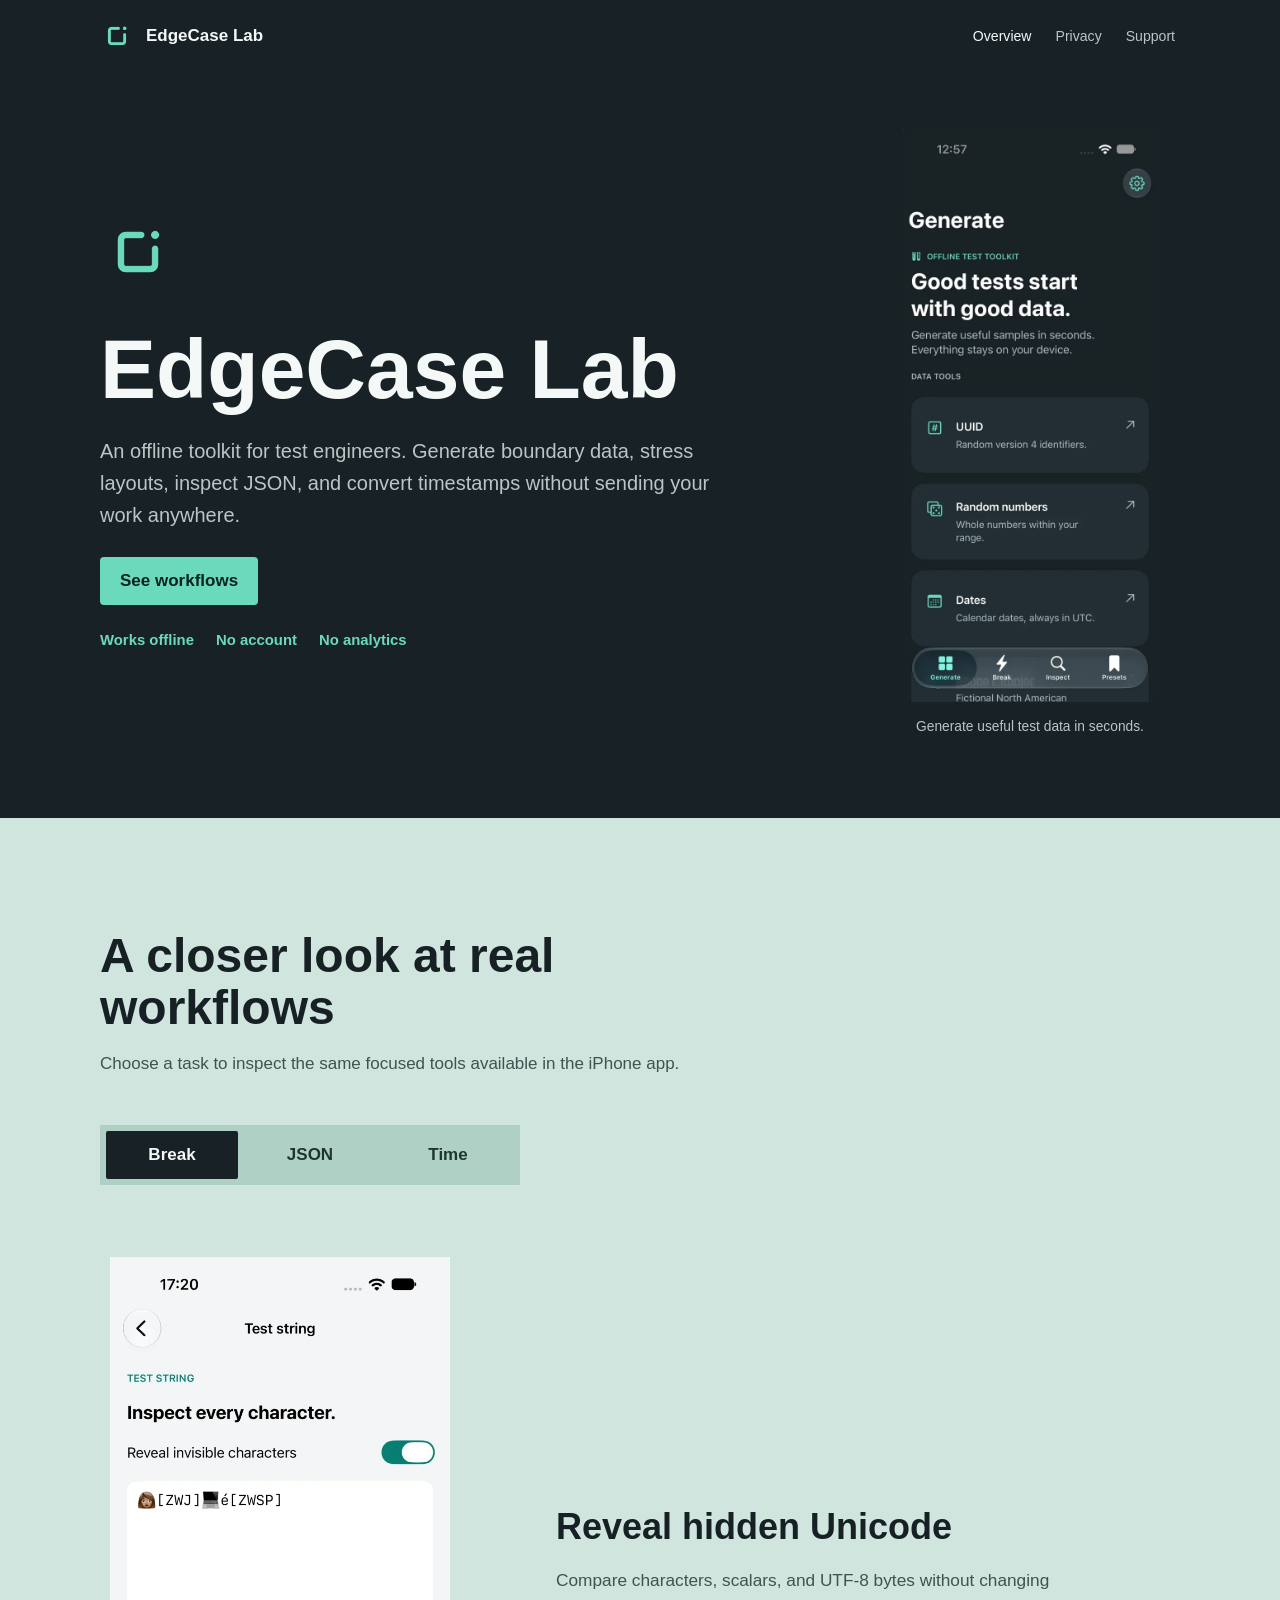
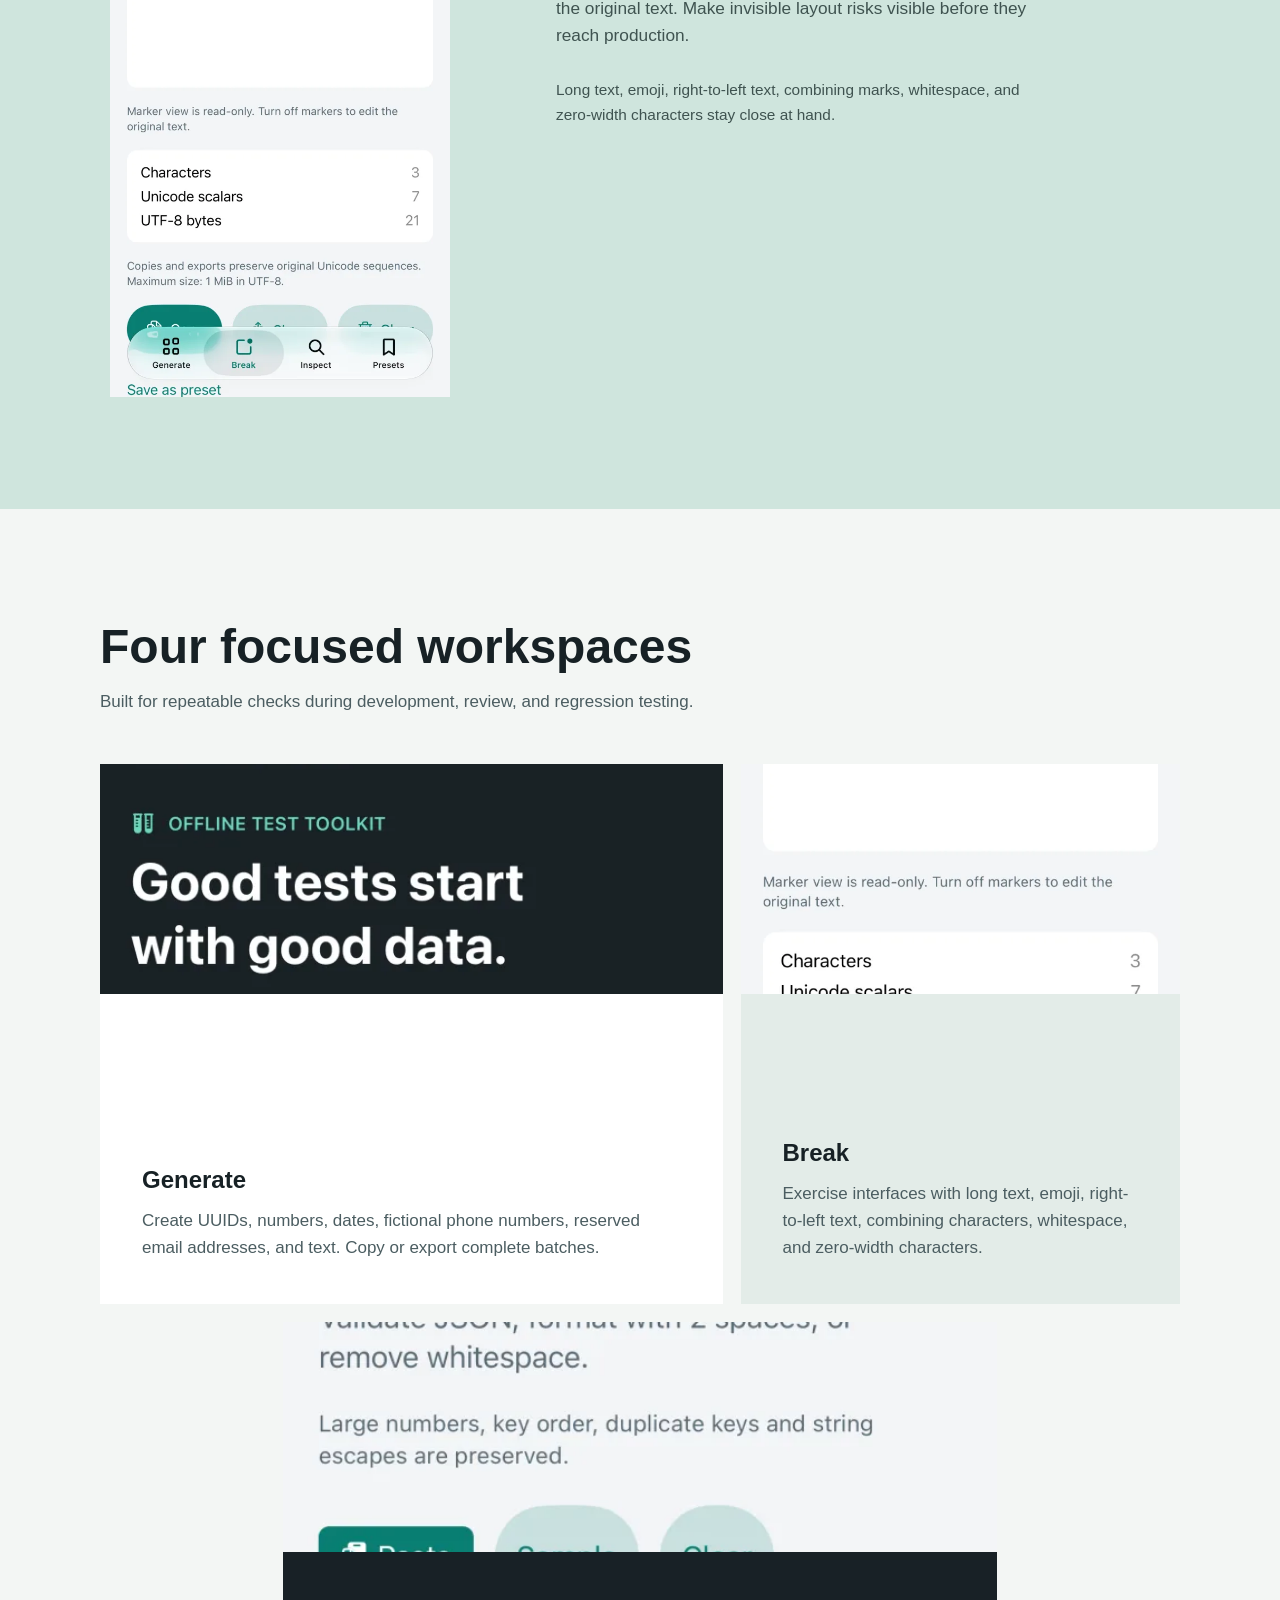
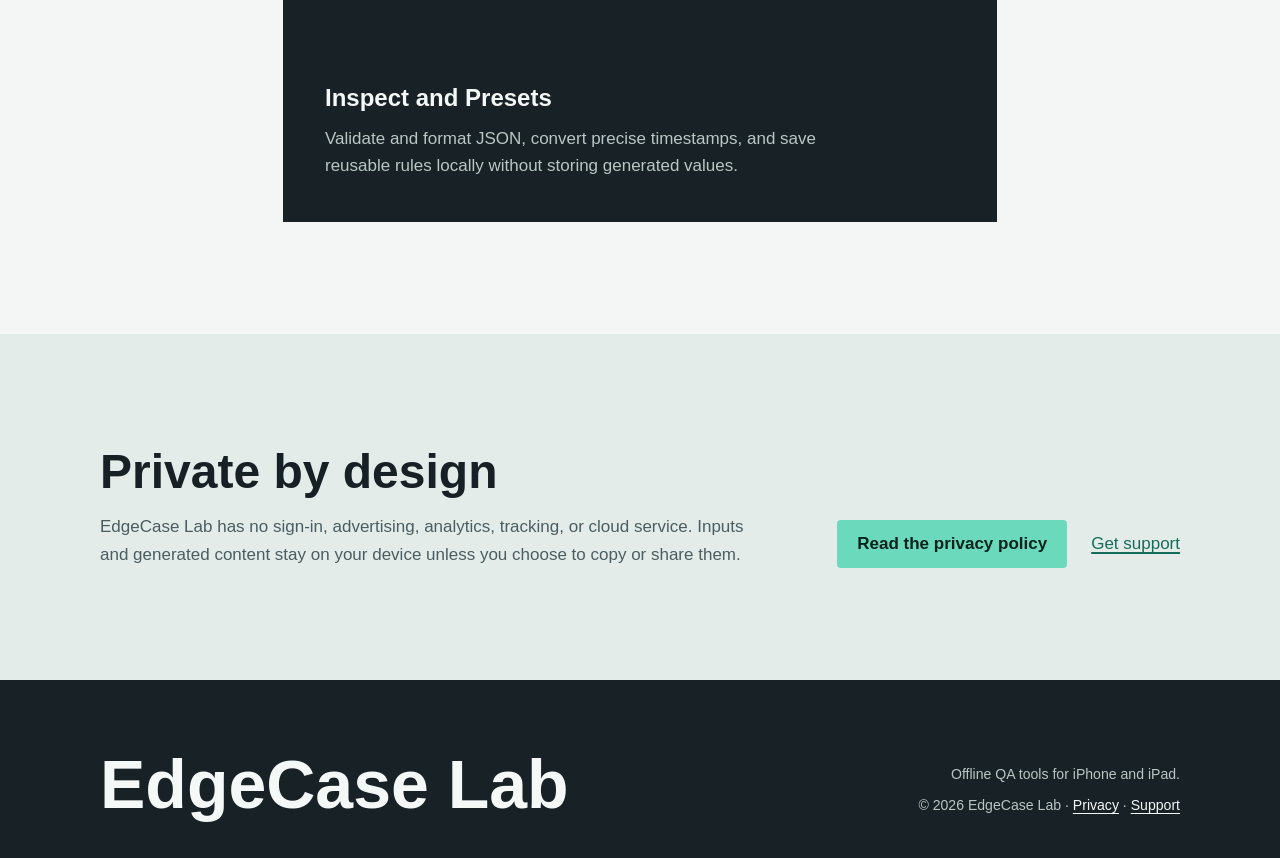
<file: index.html>
<!doctype html>
<html lang="en">
<head>
  <meta charset="utf-8">
  <meta name="viewport" content="width=device-width, initial-scale=1">
  <meta name="description" content="EdgeCase Lab is an offline QA toolkit for generating test data, breaking layouts, inspecting JSON, and converting timestamps on iPhone and iPad.">
  <meta name="theme-color" content="#182126">
  <title>EdgeCase Lab — Offline QA toolkit</title>
  <link rel="icon" href="assets/app-icon.png">
  <link rel="stylesheet" href="styles.css">
  <script src="site.js" defer></script>
</head>
<body>
  <a class="skip-link" href="#main-content">Skip to content</a>
  <header class="site-header">
    <div class="header-inner">
      <a class="brand" href="./" aria-current="page"><img src="assets/app-icon.png" alt=""><span>EdgeCase Lab</span></a>
      <nav class="site-nav" aria-label="Primary navigation">
        <a href="./" aria-current="page">Overview</a>
        <a href="privacy/">Privacy</a>
        <a href="support/">Support</a>
      </nav>
    </div>
  </header>
  <main id="main-content">
    <section class="hero">
      <div class="hero-inner">
        <div class="hero-copy">
          <img class="product-mark" src="assets/app-icon.png" alt="EdgeCase Lab app icon" data-reveal>
          <h1 data-reveal>EdgeCase Lab</h1>
          <p class="hero-lead" data-reveal>An offline toolkit for test engineers. Generate boundary data, stress layouts, inspect JSON, and convert timestamps without sending your work anywhere.</p>
          <a class="primary-link hero-action" href="#workflows" data-reveal>See workflows</a>
          <ul class="quiet-proof" aria-label="Product qualities" data-reveal><li>Works offline</li><li>No account</li><li>No analytics</li></ul>
        </div>
        <figure class="hero-device" data-reveal>
          <img src="assets/screenshots/generate-home.webp" width="640" height="1392" alt="EdgeCase Lab Generate workspace showing offline test data tools" fetchpriority="high" decoding="async">
          <figcaption>Generate useful test data in seconds.</figcaption>
        </figure>
      </div>
    </section>
    <section class="content-band workflow-band" id="workflows" aria-labelledby="workflow-heading">
      <div class="content-inner">
        <div class="section-heading" data-reveal><h2 id="workflow-heading">A closer look at real workflows</h2><p>Choose a task to inspect the same focused tools available in the iPhone app.</p></div>
        <div class="workflow-tabs" role="tablist" aria-label="Workflows" data-reveal>
          <button id="workflow-tab-break" role="tab" type="button" aria-selected="true" aria-controls="workflow-panel-break">Break</button>
          <button id="workflow-tab-json" role="tab" type="button" aria-selected="false" aria-controls="workflow-panel-json">JSON</button>
          <button id="workflow-tab-time" role="tab" type="button" aria-selected="false" aria-controls="workflow-panel-time">Time</button>
        </div>
        <div class="workflow-panels">
          <article class="workflow-panel" id="workflow-panel-break" role="tabpanel" aria-labelledby="workflow-tab-break" tabindex="0" data-reveal>
            <figure><img src="assets/screenshots/break-unicode.webp" width="640" height="1392" alt="Break workspace revealing zero-width and joined Unicode characters" loading="lazy" decoding="async"></figure>
            <div class="workflow-copy"><h3>Reveal hidden Unicode</h3><p>Compare characters, scalars, and UTF-8 bytes without changing the original text. Make invisible layout risks visible before they reach production.</p><p class="workflow-detail">Long text, emoji, right-to-left text, combining marks, whitespace, and zero-width characters stay close at hand.</p></div>
          </article>
          <article class="workflow-panel" id="workflow-panel-json" role="tabpanel" aria-labelledby="workflow-tab-json" tabindex="0" data-reveal>
            <figure><img src="assets/screenshots/inspect-json.webp" width="640" height="1392" alt="JSON Inspector formatting a document while preserving a large integer" loading="lazy" decoding="async"></figure>
            <div class="workflow-copy"><h3>Inspect JSON safely</h3><p>Validate and format structured data while preserving large numbers and key order. Catch malformed payloads without sending them to a remote service.</p><p class="workflow-detail">Readable diagnostics and local processing make production-shaped examples safer to examine.</p></div>
          </article>
          <article class="workflow-panel" id="workflow-panel-time" role="tabpanel" aria-labelledby="workflow-tab-time" tabindex="0" data-reveal>
            <figure><img src="assets/screenshots/time-converter.webp" width="640" height="1392" alt="Time Converter converting a negative Unix millisecond value" loading="lazy" decoding="async"></figure>
            <div class="workflow-copy"><h3>Convert precise timestamps</h3><p>Move between Unix time, ISO 8601, UTC, and local time without guessing units. Negative and millisecond values remain explicit.</p><p class="workflow-detail">Useful conversions stay visible together so boundary dates are easier to verify.</p></div>
          </article>
        </div>
      </div>
    </section>
    <section class="content-band toolkit-band" aria-labelledby="toolkit-heading">
      <div class="content-inner">
        <div class="section-heading" data-reveal><h2 id="toolkit-heading">Four focused workspaces</h2><p>Built for repeatable checks during development, review, and regression testing.</p></div>
        <div class="feature-grid">
          <article class="feature feature-generate"><figure data-ui data-reveal><img src="assets/screenshots/generate-home.webp" width="640" height="1392" alt="Generate workspace with local test data tools" loading="lazy" decoding="async"></figure><div class="feature-copy" data-reveal><h3>Generate</h3><p>Create UUIDs, numbers, dates, fictional phone numbers, reserved email addresses, and text. Copy or export complete batches.</p></div></article>
          <article class="feature feature-break"><figure data-ui data-reveal><img src="assets/screenshots/break-unicode.webp" width="640" height="1392" alt="Break workspace with Unicode inspection tools" loading="lazy" decoding="async"></figure><div class="feature-copy" data-reveal><h3>Break</h3><p>Exercise interfaces with long text, emoji, right-to-left text, combining characters, whitespace, and zero-width characters.</p></div></article>
          <article class="feature feature-inspect"><figure data-ui data-reveal><img src="assets/screenshots/inspect-json.webp" width="640" height="1392" alt="Inspect workspace formatting a JSON document" loading="lazy" decoding="async"></figure><div class="feature-copy" data-reveal><h3>Inspect and Presets</h3><p>Validate and format JSON, convert precise timestamps, and save reusable rules locally without storing generated values.</p></div></article>
        </div>
      </div>
    </section>
    <section class="content-band privacy-band" aria-labelledby="privacy-heading">
      <div class="content-inner">
        <div class="privacy-statement" data-reveal><h2 id="privacy-heading">Private by design</h2><p>EdgeCase Lab has no sign-in, advertising, analytics, tracking, or cloud service. Inputs and generated content stay on your device unless you choose to copy or share them.</p></div>
        <div class="link-row" data-reveal><a class="primary-link" href="privacy/">Read the privacy policy</a><a href="support/">Get support</a></div>
      </div>
    </section>
  </main>
  <footer class="site-footer"><div class="footer-inner"><p class="footer-brand">EdgeCase Lab</p><div class="footer-meta"><p>Offline QA tools for iPhone and iPad.</p><p>© 2026 EdgeCase Lab · <a href="privacy/">Privacy</a> · <a href="support/">Support</a></p></div></div></footer>
</body>
</html>
</file>
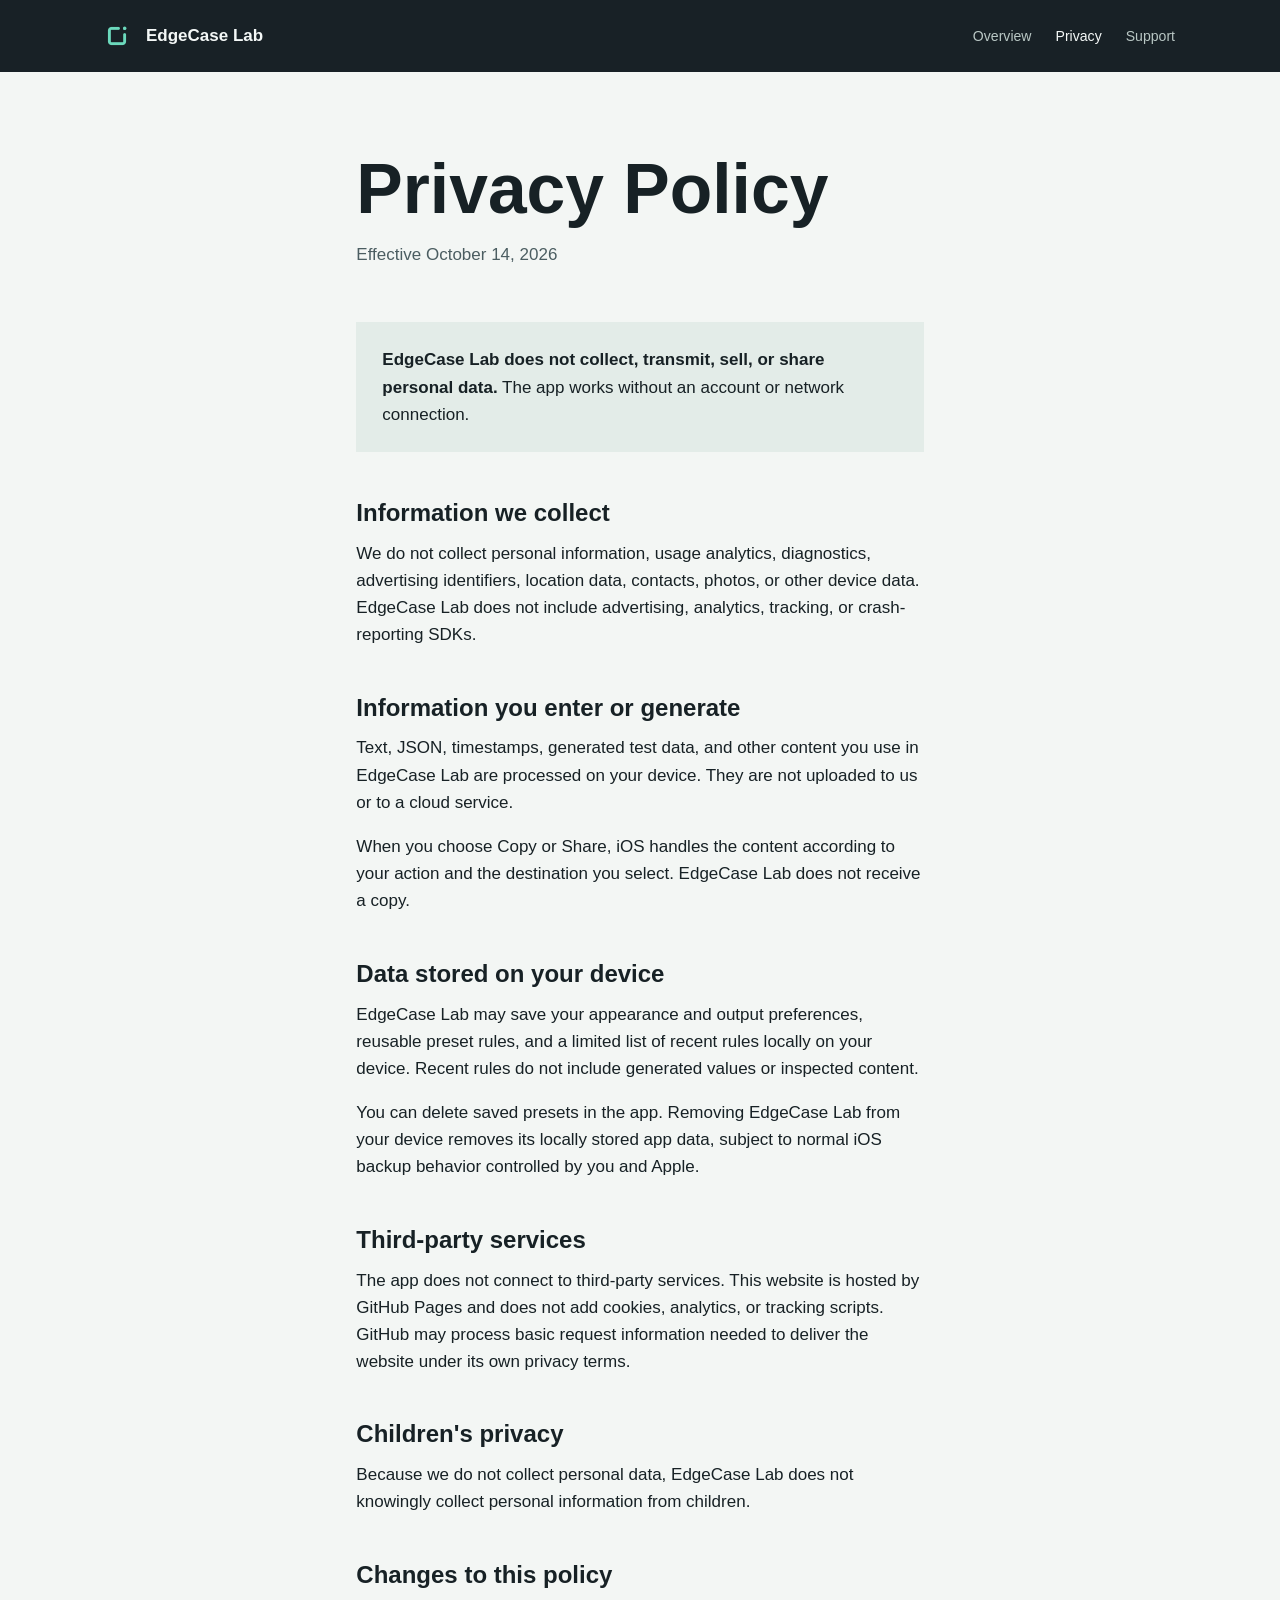
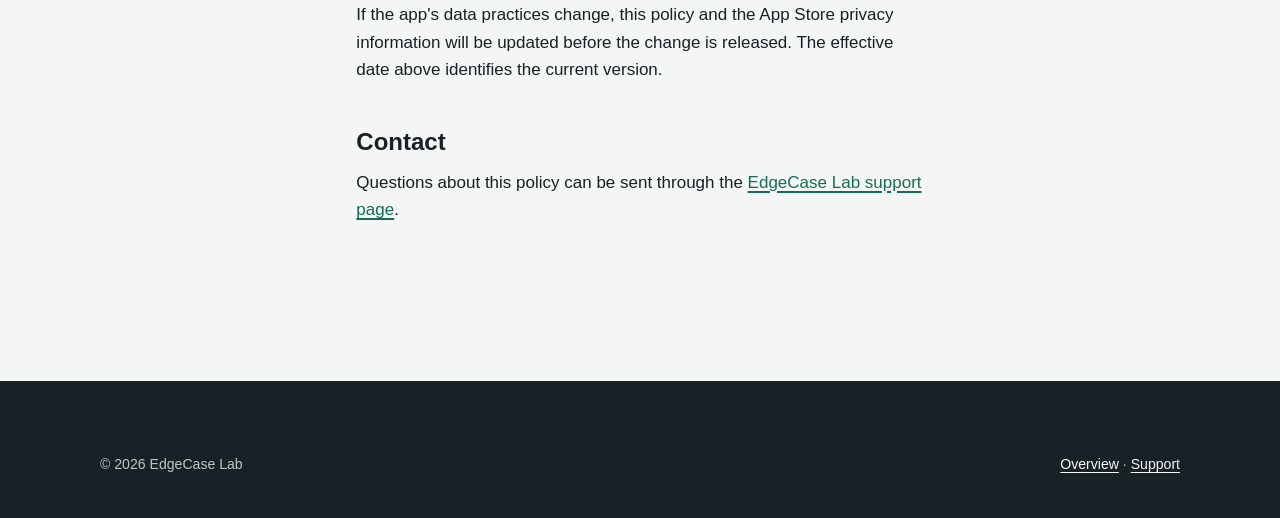
<file: privacy/index.html>
<!doctype html>
<html lang="en">
<head>
  <meta charset="utf-8">
  <meta name="viewport" content="width=device-width, initial-scale=1">
  <meta name="description" content="Privacy policy for EdgeCase Lab.">
  <meta name="theme-color" content="#182126">
  <title>Privacy Policy — EdgeCase Lab</title>
  <link rel="icon" href="../assets/app-icon.png">
  <link rel="stylesheet" href="../styles.css">
  <script src="../site.js" defer></script>
</head>
<body>
  <a class="skip-link" href="#main-content">Skip to content</a>
  <header class="site-header">
    <div class="header-inner">
      <a class="brand" href="../"><img src="../assets/app-icon.png" alt=""><span>EdgeCase Lab</span></a>
      <nav class="site-nav" aria-label="Primary navigation">
        <a href="../">Overview</a>
        <a href="./" aria-current="page">Privacy</a>
        <a href="../support/">Support</a>
      </nav>
    </div>
  </header>
  <main class="document-main" id="main-content">
    <article class="document">
      <header class="document-header"><h1>Privacy Policy</h1><p class="document-meta">Effective October 14, 2026</p></header>
      <div class="notice"><p><strong>EdgeCase Lab does not collect, transmit, sell, or share personal data.</strong> The app works without an account or network connection.</p></div>
      <section>
        <h2>Information we collect</h2>
        <p>We do not collect personal information, usage analytics, diagnostics, advertising identifiers, location data, contacts, photos, or other device data. EdgeCase Lab does not include advertising, analytics, tracking, or crash-reporting SDKs.</p>
      </section>
      <section>
        <h2>Information you enter or generate</h2>
        <p>Text, JSON, timestamps, generated test data, and other content you use in EdgeCase Lab are processed on your device. They are not uploaded to us or to a cloud service.</p>
        <p>When you choose Copy or Share, iOS handles the content according to your action and the destination you select. EdgeCase Lab does not receive a copy.</p>
      </section>
      <section>
        <h2>Data stored on your device</h2>
        <p>EdgeCase Lab may save your appearance and output preferences, reusable preset rules, and a limited list of recent rules locally on your device. Recent rules do not include generated values or inspected content.</p>
        <p>You can delete saved presets in the app. Removing EdgeCase Lab from your device removes its locally stored app data, subject to normal iOS backup behavior controlled by you and Apple.</p>
      </section>
      <section>
        <h2>Third-party services</h2>
        <p>The app does not connect to third-party services. This website is hosted by GitHub Pages and does not add cookies, analytics, or tracking scripts. GitHub may process basic request information needed to deliver the website under its own privacy terms.</p>
      </section>
      <section>
        <h2>Children's privacy</h2>
        <p>Because we do not collect personal data, EdgeCase Lab does not knowingly collect personal information from children.</p>
      </section>
      <section>
        <h2>Changes to this policy</h2>
        <p>If the app's data practices change, this policy and the App Store privacy information will be updated before the change is released. The effective date above identifies the current version.</p>
      </section>
      <section>
        <h2>Contact</h2>
        <p>Questions about this policy can be sent through the <a href="../support/">EdgeCase Lab support page</a>.</p>
      </section>
    </article>
  </main>
  <footer class="site-footer"><div class="footer-inner"><p>© 2026 EdgeCase Lab</p><p><a href="../">Overview</a> · <a href="../support/">Support</a></p></div></footer>
</body>
</html>
</file>
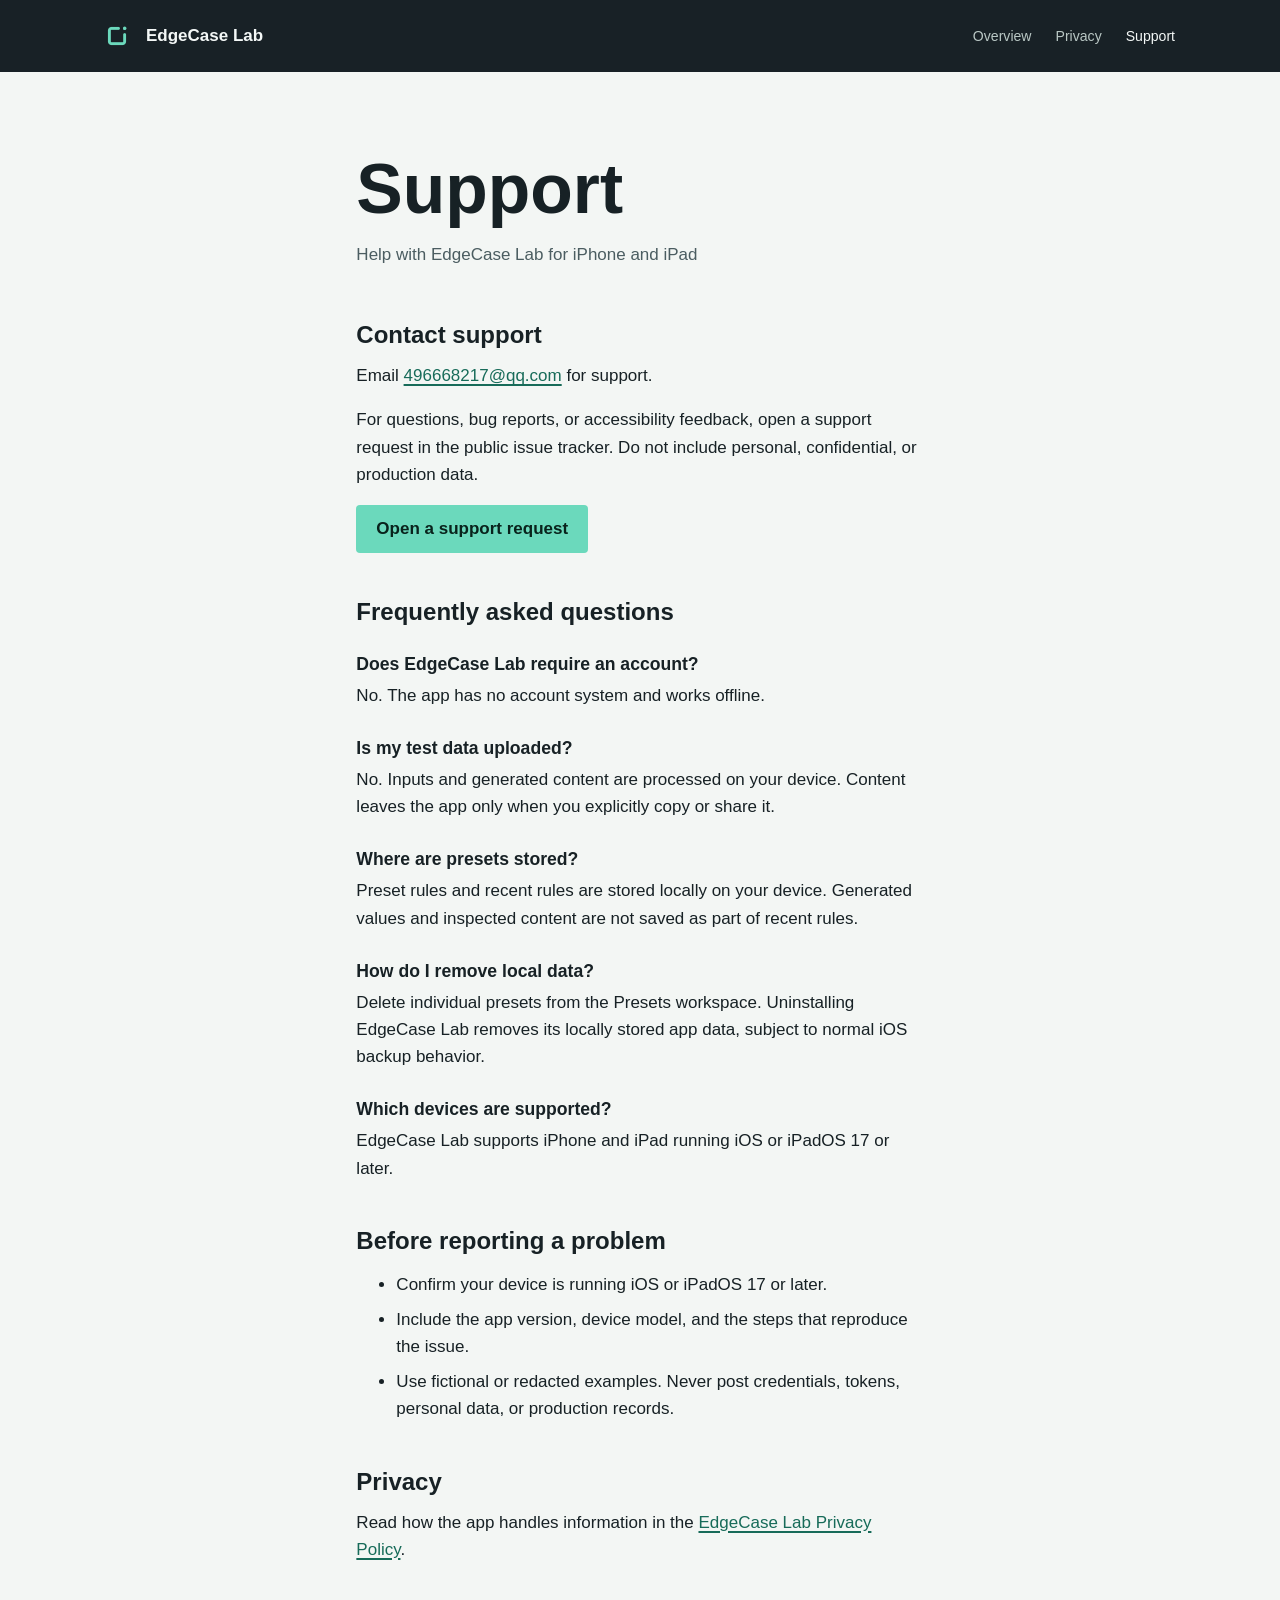
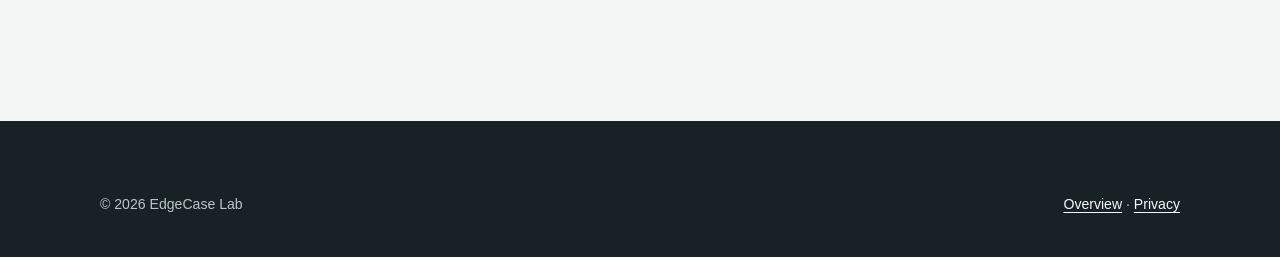
<file: support/index.html>
<!doctype html>
<html lang="en">
<head>
  <meta charset="utf-8">
  <meta name="viewport" content="width=device-width, initial-scale=1">
  <meta name="description" content="Support and frequently asked questions for EdgeCase Lab.">
  <meta name="theme-color" content="#182126">
  <title>Support — EdgeCase Lab</title>
  <link rel="icon" href="../assets/app-icon.png">
  <link rel="stylesheet" href="../styles.css">
  <script src="../site.js" defer></script>
</head>
<body>
  <a class="skip-link" href="#main-content">Skip to content</a>
  <header class="site-header">
    <div class="header-inner">
      <a class="brand" href="../"><img src="../assets/app-icon.png" alt=""><span>EdgeCase Lab</span></a>
      <nav class="site-nav" aria-label="Primary navigation">
        <a href="../">Overview</a>
        <a href="../privacy/">Privacy</a>
        <a href="./" aria-current="page">Support</a>
      </nav>
    </div>
  </header>
  <main class="document-main" id="main-content">
    <article class="document">
      <header class="document-header"><h1>Support</h1><p class="document-meta">Help with EdgeCase Lab for iPhone and iPad</p></header>
      <section>
        <h2>Contact support</h2>
        <p>Email <a href="mailto:496668217@qq.com">496668217@qq.com</a> for support.</p>
        <p>For questions, bug reports, or accessibility feedback, open a support request in the public issue tracker. Do not include personal, confidential, or production data.</p>
        <p><a class="primary-link" href="https://github.com/KahnLi-lyc/edgecase-lab-site/issues/new">Open a support request</a></p>
      </section>
      <section>
        <h2>Frequently asked questions</h2>
        <h3>Does EdgeCase Lab require an account?</h3>
        <p>No. The app has no account system and works offline.</p>
        <h3>Is my test data uploaded?</h3>
        <p>No. Inputs and generated content are processed on your device. Content leaves the app only when you explicitly copy or share it.</p>
        <h3>Where are presets stored?</h3>
        <p>Preset rules and recent rules are stored locally on your device. Generated values and inspected content are not saved as part of recent rules.</p>
        <h3>How do I remove local data?</h3>
        <p>Delete individual presets from the Presets workspace. Uninstalling EdgeCase Lab removes its locally stored app data, subject to normal iOS backup behavior.</p>
        <h3>Which devices are supported?</h3>
        <p>EdgeCase Lab supports iPhone and iPad running iOS or iPadOS 17 or later.</p>
      </section>
      <section>
        <h2>Before reporting a problem</h2>
        <ul>
          <li>Confirm your device is running iOS or iPadOS 17 or later.</li>
          <li>Include the app version, device model, and the steps that reproduce the issue.</li>
          <li>Use fictional or redacted examples. Never post credentials, tokens, personal data, or production records.</li>
        </ul>
      </section>
      <section>
        <h2>Privacy</h2>
        <p>Read how the app handles information in the <a href="../privacy/">EdgeCase Lab Privacy Policy</a>.</p>
      </section>
    </article>
  </main>
  <footer class="site-footer"><div class="footer-inner"><p>© 2026 EdgeCase Lab</p><p><a href="../">Overview</a> · <a href="../privacy/">Privacy</a></p></div></footer>
</body>
</html>
</file>
<file: styles.css>
:root {
  color-scheme: light dark;
  --ink: #172125;
  --muted: #4b5d61;
  --background: #f3f6f4;
  --surface: #ffffff;
  --workflow: #cfe5dd;
  --section-alt: #e3ece8;
  --accent: #23836d;
  --accent-strong: #176b59;
  --hero: #182126;
  --hero-ink: #f4f8f7;
  --hero-muted: #b9c7c4;
  --hero-accent: #6bd9bc;
  --focus: #e6b94a;
  --max-width: 1080px;
}

* { box-sizing: border-box; }

html {
  background: var(--background);
  scroll-behavior: smooth;
}

body {
  min-width: 320px;
  margin: 0;
  color: var(--ink);
  background: var(--background);
  font-family: -apple-system, BlinkMacSystemFont, "Segoe UI", sans-serif;
  font-size: 17px;
  line-height: 1.6;
  letter-spacing: 0;
  text-rendering: optimizeLegibility;
}

a {
  color: var(--accent-strong);
  text-underline-offset: 0.2em;
  text-decoration-thickness: 0.09em;
}

a:hover { text-decoration-thickness: 0.14em; }

a:focus-visible,
button:focus-visible {
  outline: 3px solid var(--focus);
  outline-offset: 4px;
}

button { font: inherit; }
img { max-width: 100%; }

h1,
h2,
h3,
p { margin-top: 0; }

h1,
h2,
h3 {
  line-height: 1.08;
  letter-spacing: 0;
}

.skip-link {
  position: fixed;
  z-index: 20;
  top: 12px;
  left: 20px;
  min-height: 44px;
  padding: 9px 16px;
  color: #09231c;
  background: var(--hero-accent);
  font-weight: 720;
  text-decoration: none;
  transform: translateY(-160%);
  transition: transform 180ms ease;
}

.skip-link:focus { transform: translateY(0); }

.site-header {
  color: var(--hero-ink);
  background: var(--hero);
}

.header-inner {
  width: min(calc(100% - 40px), var(--max-width));
  min-height: 72px;
  margin: 0 auto;
  display: flex;
  align-items: center;
  justify-content: space-between;
  gap: 24px;
}

.brand {
  display: inline-flex;
  min-height: 44px;
  align-items: center;
  gap: 12px;
  color: inherit;
  font-weight: 720;
  text-decoration: none;
}

.brand img {
  width: 34px;
  height: 34px;
  border-radius: 8px;
}

.site-nav {
  display: flex;
  align-items: center;
  gap: 14px;
  font-size: 0.88rem;
}

.site-nav a {
  display: inline-flex;
  min-height: 44px;
  align-items: center;
  padding: 0 5px;
  color: var(--hero-muted);
  text-decoration: none;
  transition: color 180ms ease, transform 180ms ease;
}

.site-nav a[aria-current="page"],
.site-nav a:hover { color: var(--hero-ink); }

.site-nav a:hover { transform: translateY(-2px); }

.hero {
  min-height: min(680px, calc(100svh - 72px));
  display: grid;
  align-items: center;
  color: var(--hero-ink);
  background: var(--hero);
  overflow: hidden;
}

.hero-inner {
  width: min(calc(100% - 40px), var(--max-width));
  margin: 0 auto;
  padding: 56px 0 80px;
  display: grid;
  grid-template-columns: minmax(0, 1fr) 300px;
  align-items: center;
  gap: 96px;
}

.hero-copy { max-width: 680px; }

.product-mark {
  width: 76px;
  height: 76px;
  margin-bottom: 26px;
  border-radius: 17px;
}

h1 {
  max-width: 760px;
  margin-bottom: 20px;
  font-size: 5.25rem;
  font-weight: 780;
}

.hero-lead {
  max-width: 610px;
  margin-bottom: 26px;
  color: var(--hero-muted);
  font-size: 1.25rem;
}

.primary-link {
  display: inline-flex;
  min-height: 48px;
  align-items: center;
  justify-content: center;
  padding: 10px 20px;
  border-radius: 4px;
  color: #09231c;
  background: var(--hero-accent);
  font-weight: 720;
  text-decoration: none;
  transition: background-color 180ms ease, transform 180ms ease;
}

.primary-link:hover {
  background: #87e6ce;
  text-decoration: none;
  transform: translateY(-2px);
}

.primary-link:active { transform: translateY(1px); }
.hero-action { margin-bottom: 24px; }

.quiet-proof {
  display: flex;
  flex-wrap: wrap;
  gap: 8px 22px;
  margin: 0;
  padding: 0;
  color: var(--hero-accent);
  list-style: none;
  font-size: 0.93rem;
  font-weight: 650;
}

.hero-device {
  width: 264px;
  margin: 0 auto;
}

.hero-device img,
.workflow-panel img {
  display: block;
  width: 100%;
  height: auto;
}

.hero-device figcaption {
  margin-top: 14px;
  color: var(--hero-muted);
  font-size: 0.86rem;
  text-align: center;
}

.content-band { padding: 112px 0; }

.content-inner {
  width: min(calc(100% - 40px), var(--max-width));
  margin: 0 auto;
}

.section-heading {
  max-width: 640px;
  margin-bottom: 48px;
}

.section-heading h2,
.privacy-statement h2 {
  margin-bottom: 16px;
  font-size: 3rem;
}

.section-heading p,
.feature p,
.workflow-copy p,
.privacy-statement p { color: var(--muted); }

.workflow-band {
  color: #172125;
  background: var(--workflow);
  scroll-margin-top: 24px;
}

.workflow-band .section-heading p,
.workflow-band .workflow-copy p { color: #3f5350; }

.workflow-tabs {
  display: none;
  width: min(100%, 420px);
  grid-template-columns: repeat(3, 1fr);
  gap: 6px;
  padding: 6px;
  background: #afd1c5;
}

.js .workflow-tabs { display: grid; }

.workflow-tabs button {
  min-height: 48px;
  padding: 8px 16px;
  border: 0;
  border-radius: 2px;
  color: #203530;
  background: transparent;
  cursor: pointer;
  font-weight: 700;
  transition: color 180ms ease, background-color 180ms ease, transform 180ms ease;
}

.workflow-tabs button:hover { transform: translateY(-2px); }

.workflow-tabs button[aria-selected="true"] {
  color: var(--hero-ink);
  background: var(--hero);
}

.workflow-tabs button:active { transform: translateY(1px); }

.workflow-panel {
  margin-top: 72px;
  display: grid;
  grid-template-columns: minmax(260px, 360px) minmax(0, 1fr);
  align-items: center;
  gap: 96px;
}

.workflow-panel + .workflow-panel { margin-top: 112px; }
.js .workflow-panel[hidden] { display: none; }
.js .workflow-panel.is-active { animation: panel-in 420ms ease both; }

.workflow-panel figure {
  width: min(100%, 340px);
  margin: 0 auto;
}

.workflow-copy {
  max-width: 500px;
  padding-bottom: 18px;
}

.workflow-copy h3 {
  margin-bottom: 20px;
  font-size: 2.25rem;
}

.workflow-copy p { font-size: 1.08rem; }

.workflow-copy .workflow-detail {
  margin: 28px 0 0;
  font-size: 0.96rem;
}

.toolkit-band { background: var(--background); }

.feature-grid {
  display: grid;
  grid-template-columns: repeat(12, 1fr);
  gap: 18px;
}

.feature {
  min-width: 0;
  min-height: 480px;
  display: flex;
  flex-direction: column;
  background: var(--surface);
  overflow: hidden;
}

.feature-generate { grid-column: 1 / span 7; }

.feature-break {
  grid-column: 8 / span 5;
  min-height: 540px;
  background: var(--section-alt);
}

.feature-inspect {
  grid-column: 3 / span 8;
  min-height: 500px;
  background: var(--hero);
}

.feature figure {
  width: 100%;
  height: 230px;
  margin: 0;
  background: var(--hero);
  overflow: hidden;
}

.feature figure img {
  display: block;
  width: 100%;
  height: auto;
  transform: translateY(-18%);
}

.feature-break figure img { transform: translateY(-49%); }
.feature-inspect figure img { transform: translateY(-23%); }

.feature-copy {
  margin-top: auto;
  padding: 38px 42px 42px;
}

.feature h3 {
  margin-bottom: 14px;
  font-size: 1.5rem;
}

.feature p {
  max-width: 54ch;
  margin-bottom: 0;
}

.feature-inspect h3 { color: var(--hero-ink); }
.feature-inspect p { color: var(--hero-muted); }

.privacy-band { background: var(--section-alt); }

.privacy-band .content-inner {
  display: grid;
  grid-template-columns: minmax(0, 1fr) auto;
  align-items: end;
  gap: 72px;
}

.privacy-statement { max-width: 700px; }
.privacy-statement p { margin-bottom: 0; }

.link-row {
  display: flex;
  flex-wrap: wrap;
  gap: 12px 24px;
  align-items: center;
}

.link-row > a:not(.primary-link) {
  display: inline-flex;
  min-height: 44px;
  align-items: center;
}

.document-main {
  min-height: calc(100svh - 72px);
  padding: 80px 0 112px;
  background: var(--background);
}

.document {
  width: min(calc(100% - 40px), 60ch);
  margin: 0 auto;
}

.document-header { margin-bottom: 54px; }

.document-header h1 {
  margin-bottom: 14px;
  color: var(--ink);
  font-size: 4.35rem;
}

.document-meta { color: var(--muted); }
.document section { margin-bottom: 46px; }

.document h2 {
  margin-bottom: 14px;
  font-size: 1.5rem;
}

.document h3 {
  margin: 30px 0 8px;
  font-size: 1.1rem;
}

.document li + li { margin-top: 8px; }

.notice {
  margin-bottom: 48px;
  padding: 24px 26px;
  background: var(--section-alt);
}

.notice p:last-child { margin-bottom: 0; }

.site-footer {
  padding: 72px 0 42px;
  color: var(--hero-muted);
  background: var(--hero);
  font-size: 0.88rem;
}

.site-footer a { color: var(--hero-ink); }

.footer-inner {
  width: min(calc(100% - 40px), var(--max-width));
  margin: 0 auto;
  display: grid;
  grid-template-columns: minmax(0, 1fr) auto;
  align-items: end;
  gap: 40px;
}

.footer-inner p { margin: 0; }

.footer-brand {
  color: var(--hero-ink);
  font-size: 4.25rem;
  font-weight: 760;
  line-height: 0.95;
}

.footer-meta {
  display: grid;
  gap: 8px;
  text-align: right;
}

.js [data-reveal] {
  opacity: 0;
  transform: translateY(24px);
  transition: opacity 520ms ease, transform 520ms ease;
}

.js [data-reveal].is-visible {
  opacity: 1;
  transform: translateY(0);
}

.hero-copy [data-reveal]:nth-child(2) { transition-delay: 60ms; }
.hero-copy [data-reveal]:nth-child(3) { transition-delay: 120ms; }
.hero-copy [data-reveal]:nth-child(4) { transition-delay: 180ms; }
.hero-copy [data-reveal]:nth-child(5) { transition-delay: 240ms; }

@keyframes panel-in {
  from { opacity: 0; transform: translateY(14px); }
  to { opacity: 1; transform: translateY(0); }
}

@media (max-width: 900px) {
  .hero-inner { gap: 48px; }
  h1 { font-size: 4.4rem; }
  .workflow-panel { gap: 60px; }
  .privacy-band .content-inner { gap: 40px; }
}

@media (max-width: 760px) {
  .header-inner {
    min-height: 62px;
    align-items: flex-start;
    flex-direction: column;
    gap: 4px;
    padding: 10px 0 8px;
  }

  .site-nav {
    width: 100%;
    justify-content: space-between;
    gap: 4px;
  }

  .site-nav a { padding: 0 3px; }

  .hero { min-height: auto; }

  .hero-inner {
    padding: 44px 0 64px;
    grid-template-columns: 1fr;
    gap: 52px;
  }

  .product-mark {
    width: 62px;
    height: 62px;
    margin-bottom: 22px;
    border-radius: 14px;
  }

  h1 { font-size: 3.35rem; }
  .hero-lead { font-size: 1.08rem; }
  .hero-device { width: min(62vw, 226px); }
  .content-band { padding: 76px 0; }
  .section-heading { margin-bottom: 36px; }

  .section-heading h2,
  .privacy-statement h2 { font-size: 2.15rem; }

  .workflow-tabs { width: 100%; }
  .workflow-tabs button { padding: 8px 10px; }

  .workflow-panel {
    margin-top: 48px;
    grid-template-columns: 1fr;
    gap: 40px;
  }

  .workflow-panel + .workflow-panel { margin-top: 84px; }
  .workflow-panel figure { width: min(78vw, 292px); }
  .workflow-copy { padding-bottom: 0; }
  .workflow-copy h3 { font-size: 1.8rem; }
  .workflow-copy p { font-size: 1rem; }

  .feature-grid { grid-template-columns: 1fr; }

  .feature,
  .feature-generate,
  .feature-break,
  .feature-inspect {
    grid-column: 1;
    min-height: 450px;
  }

  .feature figure { height: 210px; }
  .feature-copy { padding: 30px 32px 34px; }

  .privacy-band .content-inner {
    grid-template-columns: 1fr;
    align-items: start;
    gap: 34px;
  }

  .document-main { padding: 58px 0 80px; }
  .document-header h1 { font-size: 3.15rem; }

  .footer-inner {
    grid-template-columns: 1fr;
    align-items: start;
    gap: 32px;
  }

  .footer-brand { font-size: 3rem; }
  .footer-meta { text-align: left; }
}

@media (prefers-color-scheme: dark) {
  :root {
    --ink: #eef5f3;
    --muted: #b5c1be;
    --background: #101719;
    --surface: #1b2629;
    --workflow: #19352f;
    --section-alt: #202e2e;
    --accent: #6bd9bc;
    --accent-strong: #7fe1c7;
  }

  .workflow-band { color: var(--hero-ink); }

  .workflow-band .section-heading p,
  .workflow-band .workflow-copy p { color: #c4d4cf; }

  .workflow-tabs { background: #285148; }
  .workflow-tabs button { color: #d1e3de; }

  .workflow-tabs button[aria-selected="true"] {
    color: #09231c;
    background: var(--hero-accent);
  }
}

@media (prefers-reduced-motion: reduce) {
  html { scroll-behavior: auto; }

  *,
  *::before,
  *::after {
    animation-duration: 0.01ms !important;
    animation-iteration-count: 1 !important;
    transition-duration: 0.01ms !important;
  }

  .js [data-reveal] {
    opacity: 1;
    transform: none;
  }
}
</file>
